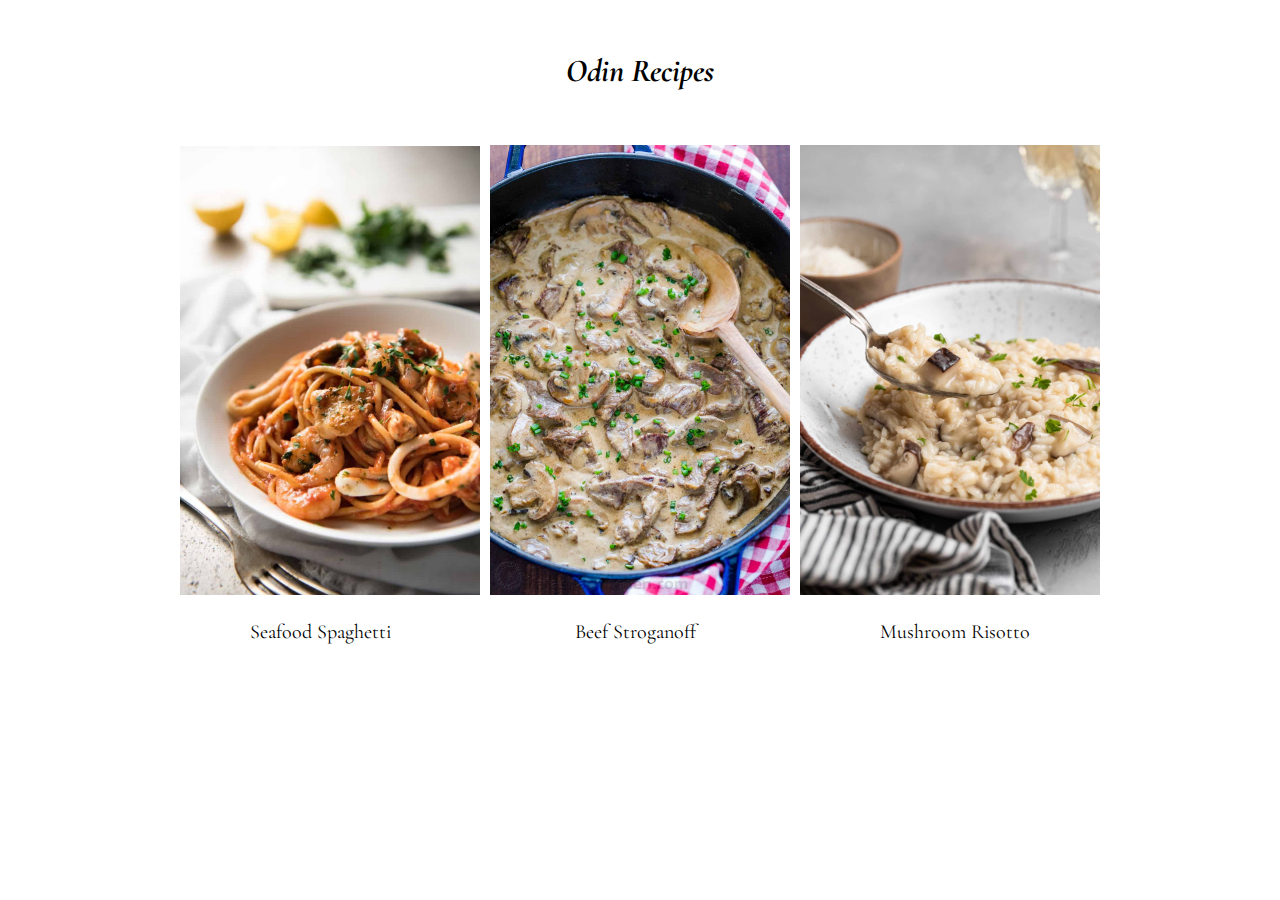
<file: index.html>
<!DOCTYPE html>
<html lang="en">
<head>
    <meta charset="UTF-8">
    <meta http-equiv="X-UA-Compatible" content="IE=edge">
    <meta name="viewport" content="width=device-width, initial-scale=1.0">
    <link rel="stylesheet" href="styles.css">
    <link rel="preconnect" href="https://fonts.googleapis.com"><link rel="preconnect" href="https://fonts.gstatic.com" crossorigin><link href="https://fonts.googleapis.com/css2?family=Cormorant+Garamond:wght@300&display=swap" rel="stylesheet">
    <style> @import url('https://fonts.googleapis.com/css2?family=Cormorant+Garamond:wght@300&display=swap'); 
    </style>
    <title>Odin Recipes</title>
</head>

<body>
    <h1><em>Odin Recipes</em></h1>
      <div class="image-container">
         <img class="recipe-imgs"src="images/seafood-spaghetti.jpeg" alt="seafood spaghetti">
         <img class="recipe-imgs" src="images/beef.jpeg" alt="beef stroganoff">
         <img class="recipe-imgs" src="images/risotto.jpeg" alt="mushroom risotto">
      </div>
      <div class="links-container">
       <a class="recipe-links"href="recipes/seafood.html">Seafood Spaghetti</a>
       <a class="recipe-links"href="recipes/beef-stroganoff.html">Beef Stroganoff</a>
       <a class="recipe-links"href="recipes/risotto.html">Mushroom Risotto</a>
     </div>
</body>
</html>
</file>
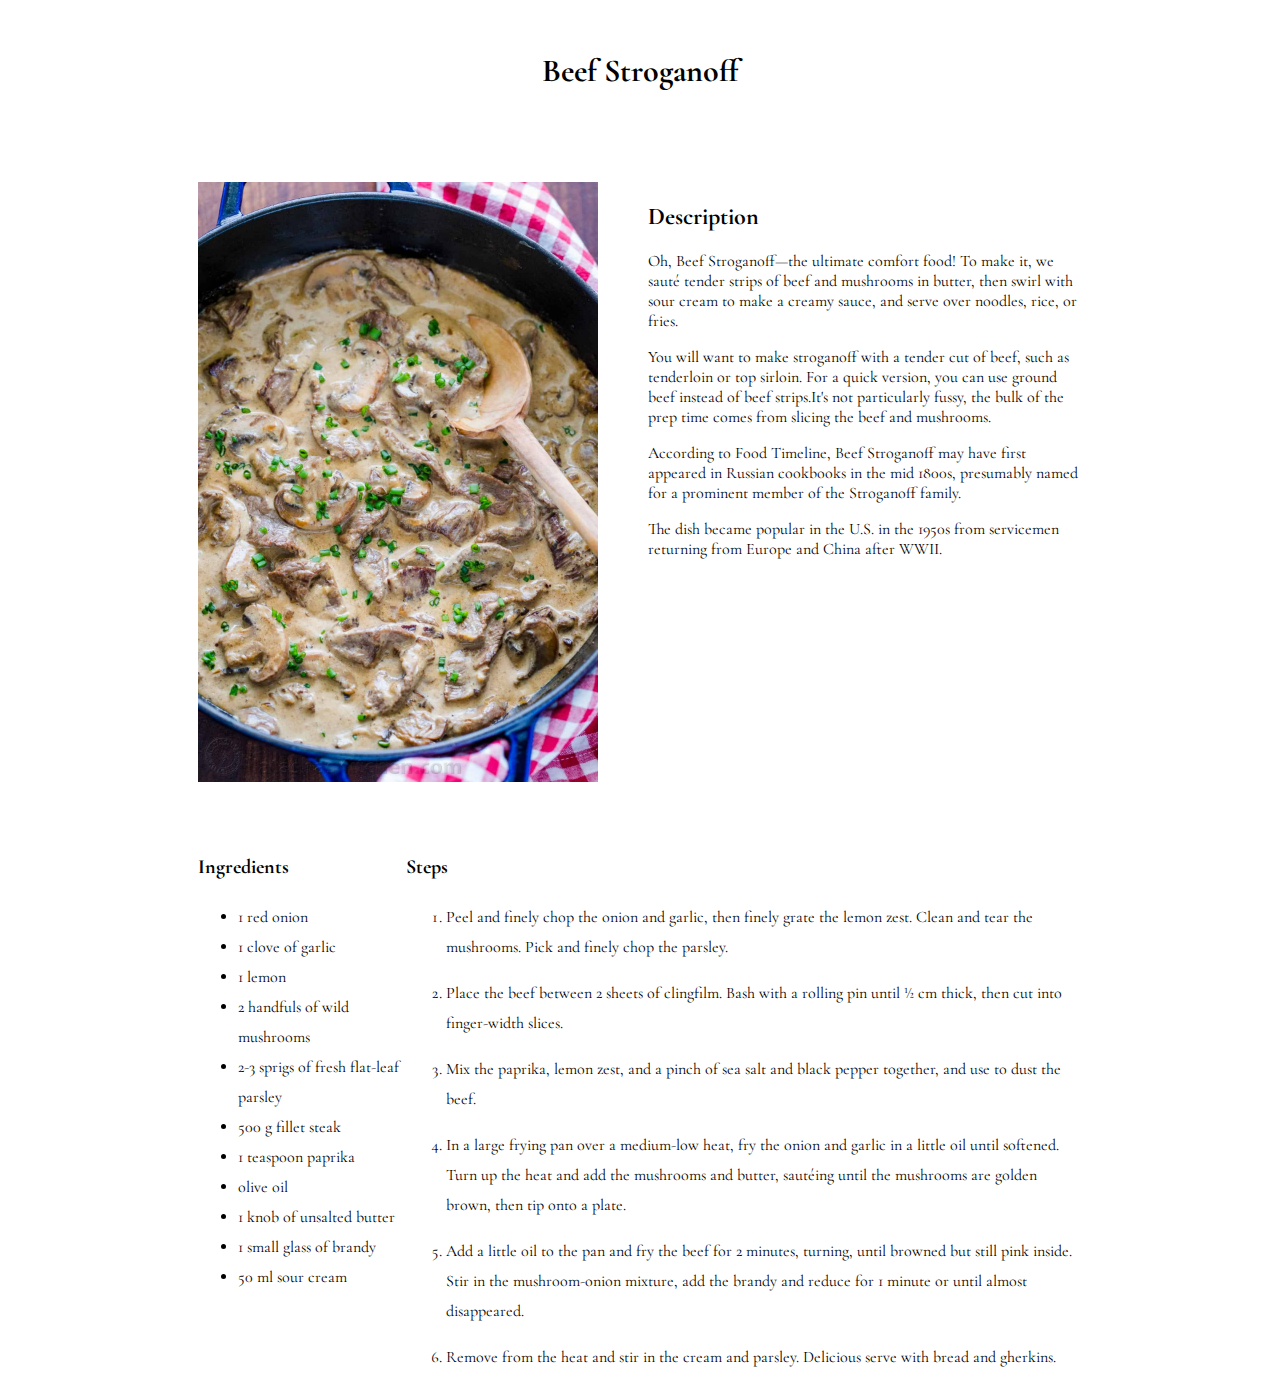
<file: recipes/beef-stroganoff.html>
<!DOCTYPE html>
<html lang="en">
<head>
    <meta charset="UTF-8">
    <meta http-equiv="X-UA-Compatible" content="IE=edge">
    <meta name="viewport" content="width=device-width, initial-scale=1.0">
    <link rel="stylesheet" href="../styles.css">
    <link rel="preconnect" href="https://fonts.googleapis.com"><link rel="preconnect" href="https://fonts.gstatic.com" crossorigin><link href="https://fonts.googleapis.com/css2?family=Cormorant+Garamond:wght@300&display=swap" rel="stylesheet">
    <style> @import url('https://fonts.googleapis.com/css2?family=Cormorant+Garamond:wght@300&display=swap'); 
    </style>
    <title>Beef Stroganoff</title>
</head>
<body>
    
    <h1>Beef Stroganoff</h1>

    <div class="description-container">
      <img class="food-img" src="../images/beef.jpeg" alt="image of beef stroganoff on a plate">

      <div>
       <h2>Description</h2>

      <p>Oh, Beef Stroganoff—the ultimate comfort food! To make it, we sauté tender strips of beef and mushrooms in butter, then swirl with sour cream to make a creamy sauce, and serve over noodles, rice, or fries.</p>
      <p>You will want to make stroganoff with a tender cut of beef, such as tenderloin or top sirloin. For a quick version, you can use ground beef instead of beef strips.It's not particularly fussy, the bulk of the prep time comes from slicing the beef and mushrooms.</p>

      <p>According to Food Timeline, Beef Stroganoff may have first appeared in Russian cookbooks in the mid 1800s, presumably named for a prominent member of the Stroganoff family.</p>

      <p>The dish became popular in the U.S. in the 1950s from servicemen returning from Europe and China after WWII.</p>
    </div>
   </div>

   <div class="body-contents">
    <div class="ingredients">
    <h3>Ingredients</h3>
    
    <ul>
        <li>1 red onion</li>
        <li>1 clove of garlic</li>
        <li>1 lemon</li>
        <li>2 handfuls of wild mushrooms</li>
        <li>2-3 sprigs of fresh flat-leaf parsley</li>
        <li>500 g fillet steak</li>
        <li>1 teaspoon paprika</li>
        <li>olive oil</li>
        <li>1 knob of unsalted butter</li>
        <li>1 small glass of brandy</li>
        <li>50 ml sour cream</li>
    </ul>
   </div>

   <div>
    <h3>Steps</h3>

    <ol>
       <p><li>Peel and finely chop the onion and garlic, then finely grate the lemon zest. Clean and tear the mushrooms. Pick and finely chop the parsley.</li></p>

       <p><li>Place the beef between 2 sheets of clingfilm. Bash with a rolling pin until ½ cm thick, then cut into finger-width slices.</li></p>

       <p><li>Mix the paprika, lemon zest, and a pinch of sea salt and black pepper together, and use to dust the beef.</li></p>

       <p><li>In a large frying pan over a medium-low heat, fry the onion and garlic in a little oil until softened. Turn up the heat and add the mushrooms and butter, sautéing until the mushrooms are golden brown, then tip onto a plate.</li></p>

       <p><li>Add a little oil to the pan and fry the beef for 2 minutes, turning, until browned but still pink inside. Stir in the mushroom-onion mixture, add the brandy and reduce for 1 minute or until almost disappeared.</li></p>

       <p><li>Remove from the heat and stir in the cream and parsley. Delicious serve with bread and gherkins.</li></p>

    </ol>
</div>
</div>
</body>
</html>
</file>
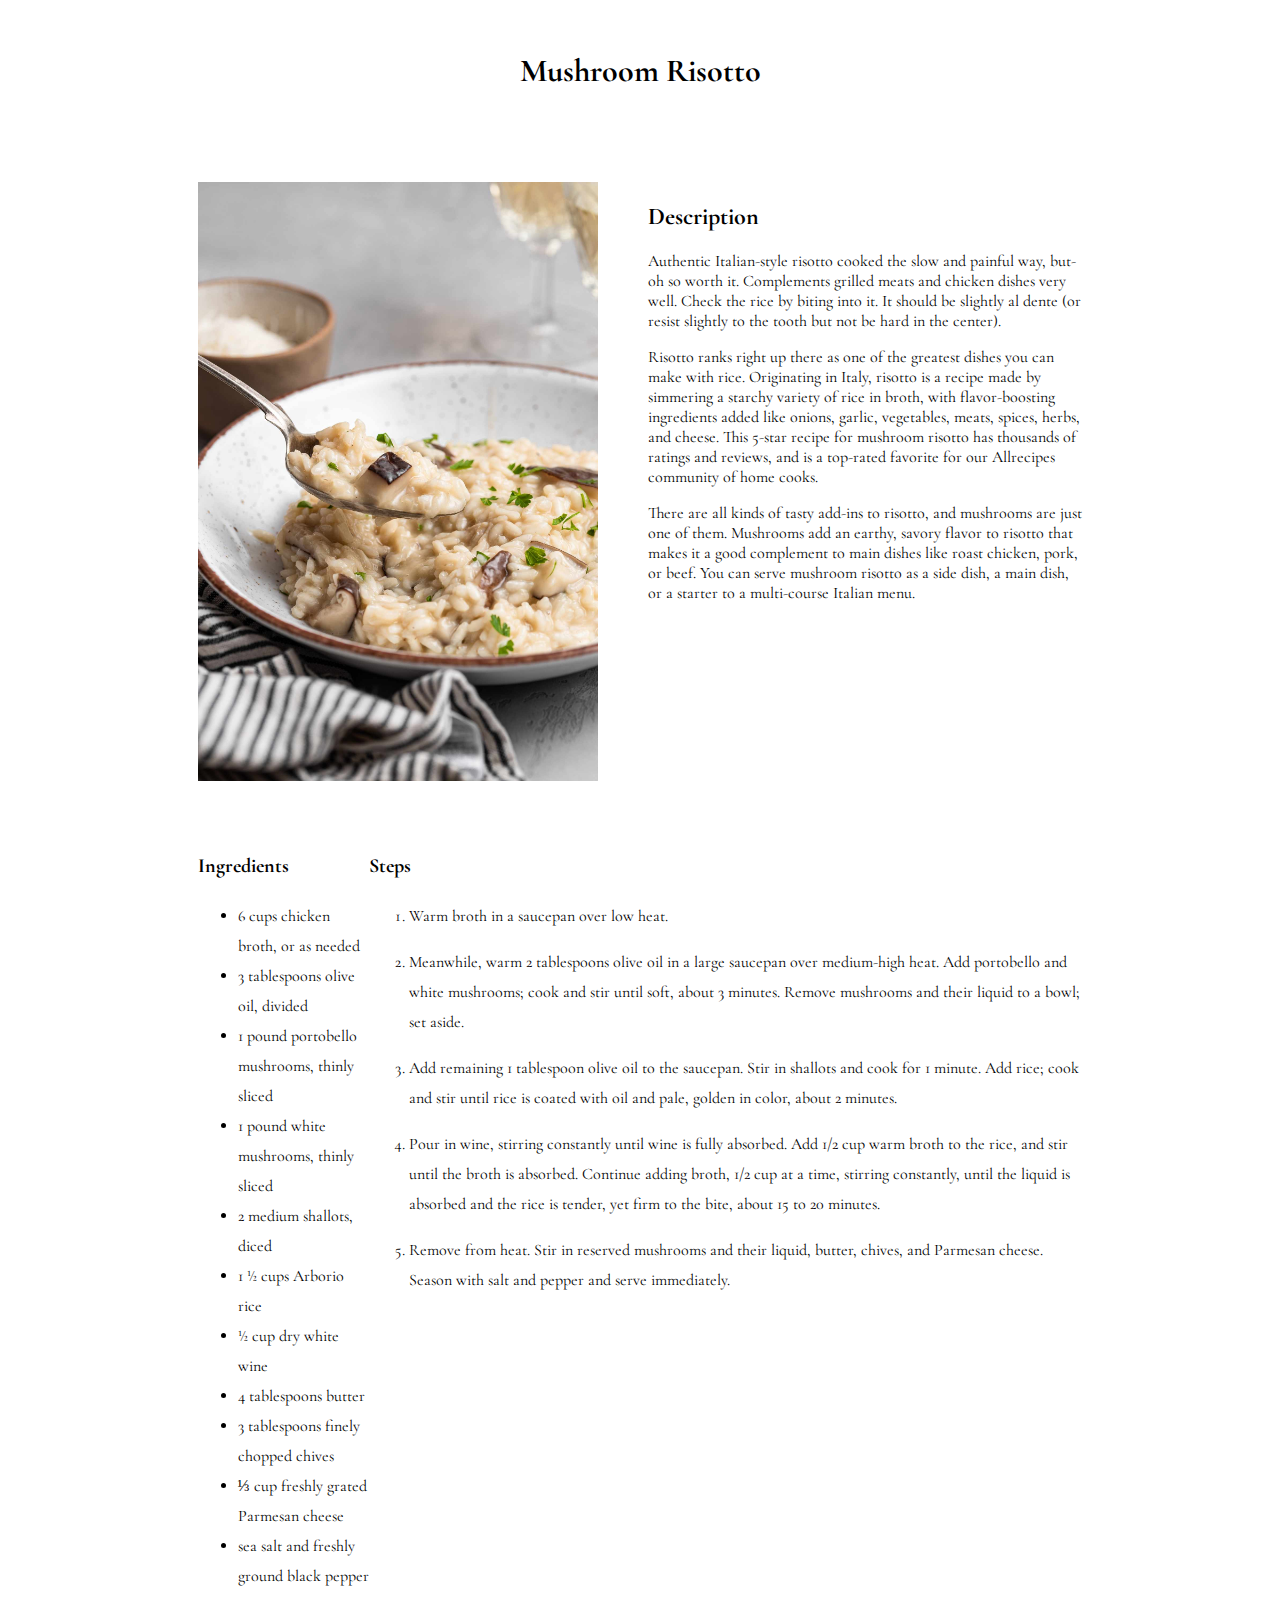
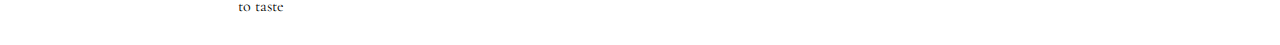
<file: recipes/risotto.html>
<!DOCTYPE html>
<html lang="en">
<head>
    <meta charset="UTF-8">
    <meta http-equiv="X-UA-Compatible" content="IE=edge">
    <meta name="viewport" content="width=device-width, initial-scale=1.0">
    <link rel="stylesheet" href="../styles.css">
    <link rel="preconnect" href="https://fonts.googleapis.com"><link rel="preconnect" href="https://fonts.gstatic.com" crossorigin><link href="https://fonts.googleapis.com/css2?family=Cormorant+Garamond:wght@300&display=swap" rel="stylesheet">
    <style> @import url('https://fonts.googleapis.com/css2?family=Cormorant+Garamond:wght@300&display=swap'); 
    </style>
    <title>Mushroom Risotto</title>
</head>
<body>
    
    <h1>Mushroom Risotto</h1>

    <div class="description-container">
       <img class="food-img" src="../images/risotto.jpeg" alt="image of mushroom risotto in white bowl">

       <div>

        <h2>Description</h2>

       <p>Authentic Italian-style risotto cooked the slow and painful way, but-oh so worth it. Complements grilled meats and chicken dishes very well. Check the rice by biting into it. It should be slightly al dente (or resist slightly to the tooth but not be hard in the center).</p>

       <p>Risotto ranks right up there as one of the greatest dishes you can make with rice. Originating in Italy, risotto is a recipe made by simmering a starchy variety of rice in broth, with flavor-boosting ingredients added like onions, garlic, vegetables, meats, spices, herbs, and cheese. This 5-star recipe for mushroom risotto has thousands of ratings and reviews, and is a top-rated favorite for our Allrecipes community of home cooks.</p>

       <p>There are all kinds of tasty add-ins to risotto, and mushrooms are just one of them. Mushrooms add an earthy, savory flavor to risotto that makes it a good complement to main dishes like roast chicken, pork, or beef. You can serve mushroom risotto as a side dish, a main dish, or a starter to a multi-course Italian menu.</p>
    </div>
  </div>

    <div class="body-contents">
      <div class="ingredients">

    <h3>Ingredients</h3>

    <ul>
        <li>6 cups chicken broth, or as needed</li>
        <li>3 tablespoons olive oil, divided</li>
        <li>1 pound portobello mushrooms, thinly sliced</li>
        <li>1 pound white mushrooms, thinly sliced</li>
        <li>2 medium shallots, diced</li>
        <li>1 ½ cups Arborio rice</li>
        <li>½ cup dry white wine</li>
        <li>4 tablespoons butter</li>
        <li>3 tablespoons finely chopped chives</li>
        <li>⅓ cup freshly grated Parmesan cheese</li>
        <li>sea salt and freshly ground black pepper to taste</li>
    </ul>
  </div>

   <div>
    <h3>Steps</h3>

    <ol>
        <p><li>Warm broth in a saucepan over low heat.</li></p>

        <p><li>Meanwhile, warm 2 tablespoons olive oil in a large saucepan over medium-high heat. Add portobello and white mushrooms; cook and stir until soft, about 3 minutes. Remove mushrooms and their liquid to a bowl; set aside.</li></p>

        <p><li>Add remaining 1 tablespoon olive oil to the saucepan. Stir in shallots and cook for 1 minute. Add rice; cook and stir until rice is coated with oil and pale, golden in color, about 2 minutes.</li></p>

        <p><li>Pour in wine, stirring constantly until wine is fully absorbed. Add 1/2 cup warm broth to the rice, and stir until the broth is absorbed. Continue adding broth, 1/2 cup at a time, stirring constantly, until the liquid is absorbed and the rice is tender, yet firm to the bite, about 15 to 20 minutes.</li></p>

        <p><li>Remove from heat. Stir in reserved mushrooms and their liquid, butter, chives, and Parmesan cheese. Season with salt and pepper and serve immediately.</li></p>

    </ol>
 </div>
</div>
</body>
</html>
</file>
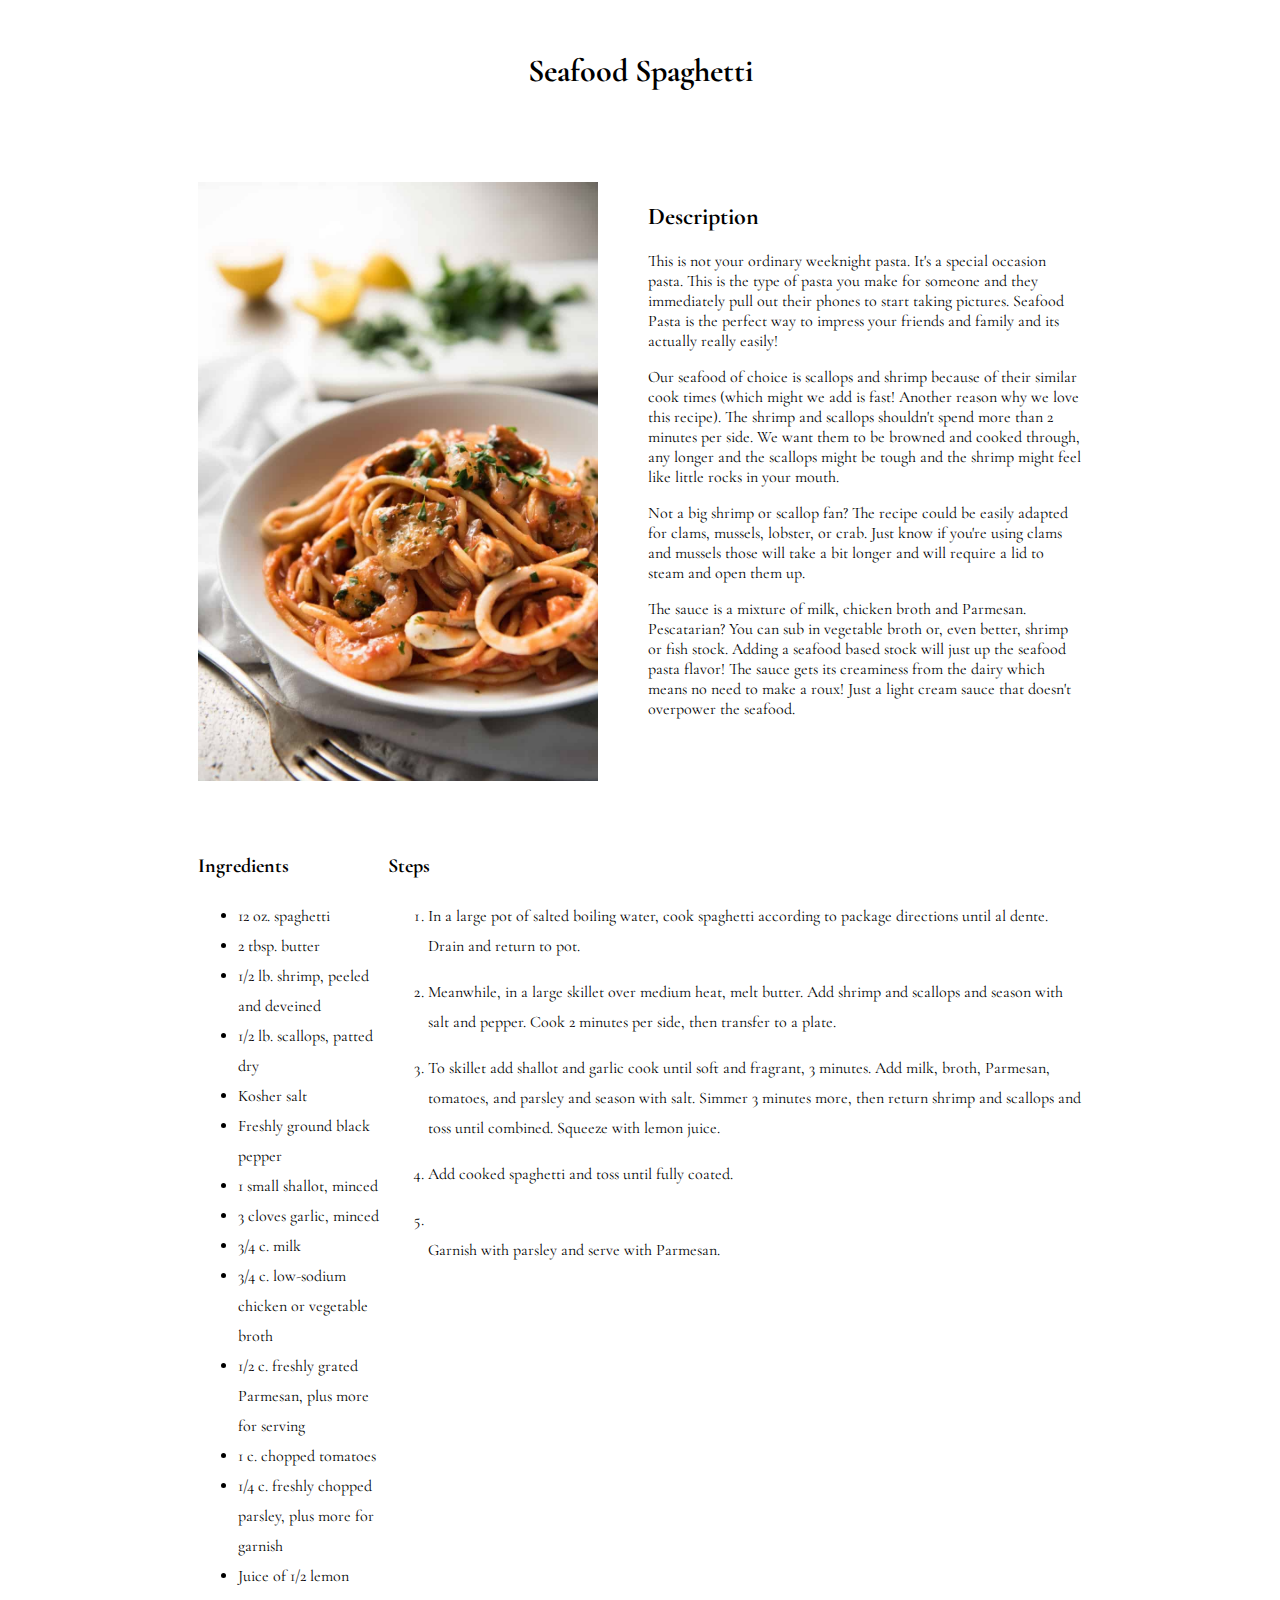
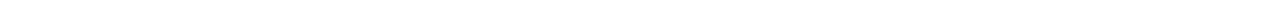
<file: recipes/seafood.html>
<!DOCTYPE html>
<html lang="en">
<head>
    <meta charset="UTF-8">
    <meta http-equiv="X-UA-Compatible" content="IE=edge">
    <meta name="viewport" content="width=device-width, initial-scale=1.0">
    <link rel="stylesheet" href="../styles.css">
    <link rel="preconnect" href="https://fonts.googleapis.com"><link rel="preconnect" href="https://fonts.gstatic.com" crossorigin><link href="https://fonts.googleapis.com/css2?family=Cormorant+Garamond:wght@300&display=swap" rel="stylesheet">
    <style> @import url('https://fonts.googleapis.com/css2?family=Cormorant+Garamond:wght@300&display=swap'); 
    </style>
    <title>Seafood Spaghetti</title>
</head>
<body>
    
    <h1>Seafood Spaghetti</h1>

    <div class="description-container">
       <img class="food-img" src="../images/seafood-spaghetti.jpeg" alt="image of seafood spaghetti in a bowl">

      <div>
        
        <h2>Description</h2>

       <p>This is not your ordinary weeknight pasta. It's a special occasion pasta. This is the type of pasta you make for someone and they immediately pull out their phones to start taking pictures. Seafood Pasta is the perfect way to impress your friends and family and its actually really easily!</p>

       <p>Our seafood of choice is scallops and shrimp because of their similar cook times (which might we add is fast! Another reason why we love this recipe). The shrimp and scallops shouldn't spend more than 2 minutes per side. We want them to be browned and cooked through, any longer and the scallops might be tough and the shrimp might feel like little rocks in your mouth.</p>

       <p>Not a big shrimp or scallop fan? The recipe could be easily adapted for clams, mussels, lobster, or crab. Just know if you're using clams and mussels those will take a bit longer and will require a lid to steam and open them up.</p>

       <p>The sauce is a mixture of milk, chicken broth and Parmesan. Pescatarian? You can sub in vegetable broth or, even better, shrimp or fish stock. Adding a seafood based stock will just up the seafood pasta flavor! The sauce gets its creaminess from the dairy which means no need to make a roux! Just a light cream sauce that doesn't overpower the seafood.</p>
    </div>
   </div>


   <div class="body-contents">
     <div class="ingredients">
        
    <h3>Ingredients</h3>

    <ul>
        <li>12 oz. spaghetti</li>
        <li>2 tbsp. butter</li>
        <li>1/2 lb. shrimp, peeled and deveined</li>
        <li>1/2 lb. scallops, patted dry</li>
        <li>Kosher salt</li>
        <li>Freshly ground black pepper</li>
        <li>1 small shallot, minced </li>
        <li>3 cloves garlic, minced</li>
        <li>3/4 c. milk</li>
        <li>3/4 c. low-sodium chicken or vegetable broth</li>
        <li>1/2 c. freshly grated Parmesan, plus more for serving</li>
        <li>1 c. chopped tomatoes</li>
        <li>1/4 c. freshly chopped parsley, plus more for garnish</li>
        <li>Juice of 1/2 lemon</li>
    </ul>
  </div>

   <div>   
    <h3>Steps</h3>

    <ol>
       
      <p><li>In a large pot of salted boiling water, cook spaghetti according to package directions until al dente. Drain and return to pot.</li></p>

      <p><li>Meanwhile, in a large skillet over medium heat, melt butter. Add shrimp and scallops and season with salt and pepper. Cook 2 minutes per side, then transfer to a plate.</li></p>

      <p><li>To skillet add shallot and garlic cook until soft and fragrant, 3 minutes. Add milk, broth, Parmesan, tomatoes, and parsley and season with salt. Simmer 3 minutes more, then return shrimp and scallops and toss until combined. Squeeze with lemon juice.</p></li>

     <p><li>Add cooked spaghetti and toss until fully coated.</li></p>

     <p><li></li>Garnish with parsley and serve with Parmesan.</li></p>

   </ol>
  </div>
</div>
</body>
</html>
</file>
<file: styles.css>
body { 
    color: black;
    font-family: 'Cormorant Garamond', serif;
}
    
    
h1 {
    text-align: center;
    padding-top: 30px;
    padding-bottom: 30px;
    color: black;
}

h3 {
  font-size: 20px;
}

a:hover {
    color: #1FA9C4;
}

.recipe-links {
    font-family: 'Cormorant Garamond', serif;
    font-size: 20px;
    text-align: center;
    justify-content: space-around;
    padding: 90px;
    text-decoration: none;
    color: black;
}

.links-container {
    text-align: center;
}

.recipe-imgs {
    height: auto;
    width: 300px;
    padding: 3px;
    padding-bottom: 20px;
}

.image-container {
    text-align: center;
}



.description-container, .body-contents {
    display: flex;
    justify-content: center;
    padding-top: 40px;
    width: 70%;
    margin: auto;
}

.ingredients {
    width: 50%;
}

.food-img {
    height: auto;
    width: 400px;
    padding-right: 50px;
}

.body-contents {
    display: flex;
    padding-top: 50px;
    line-height: 30px;
}
</file>
